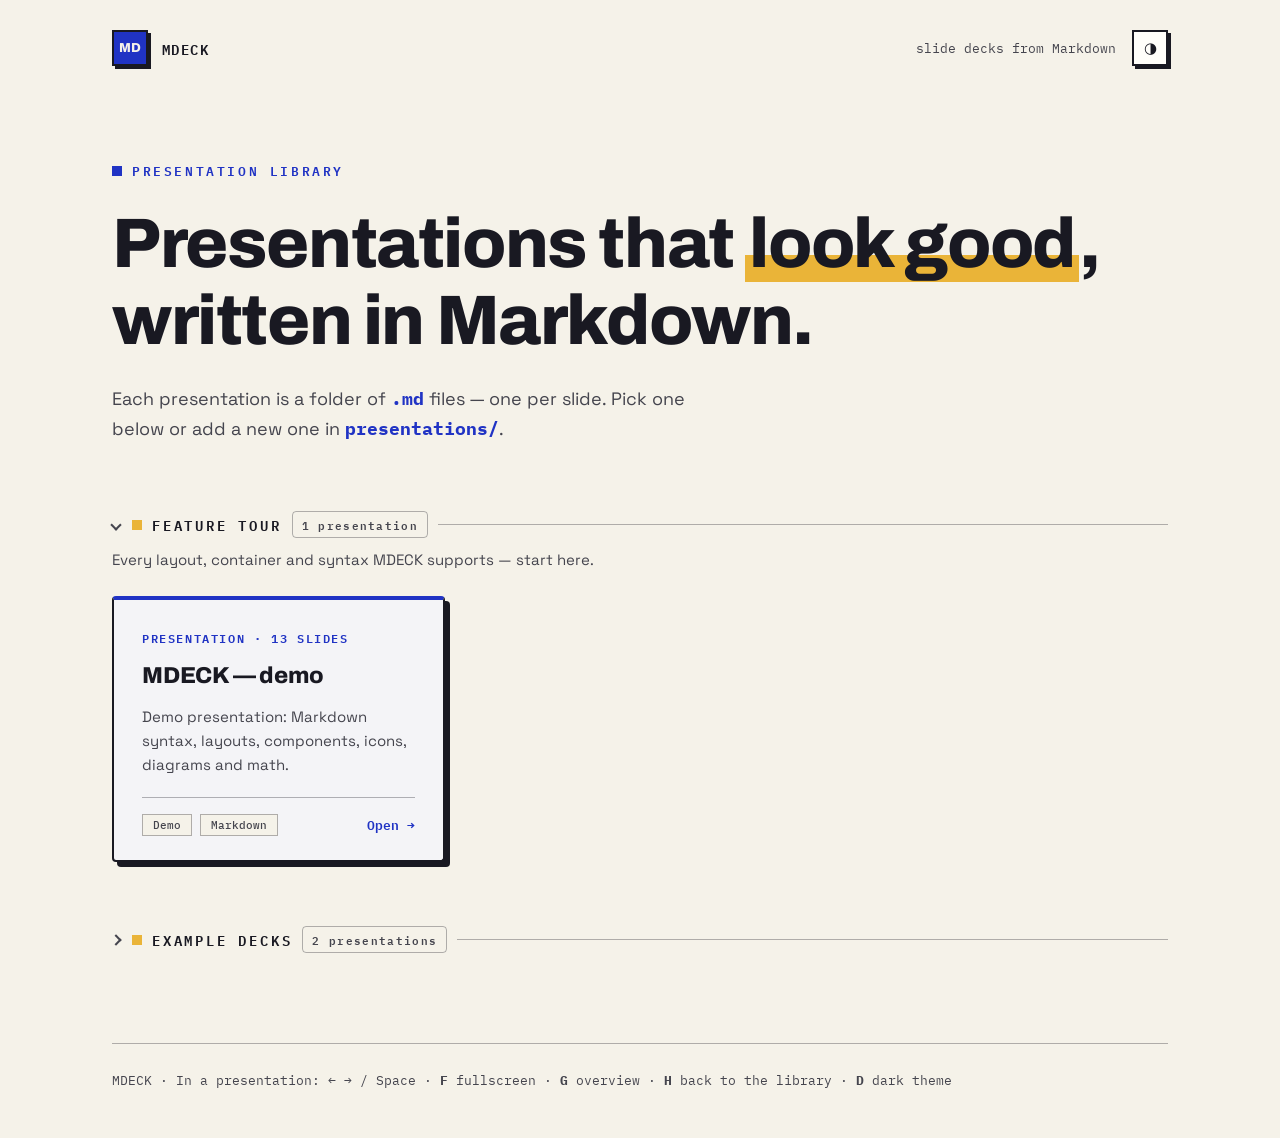
<file: index.html>
<!DOCTYPE html>
<html lang="en">
<head>
  <meta charset="UTF-8">
  <meta name="viewport" content="width=device-width, initial-scale=1.0">
  <title>MDECK — Markdown slide decks</title>
  <!-- Set the dark theme before first paint to avoid a flash. -->
  <script>
    try {
      const t = new URLSearchParams(location.search).get("theme") || localStorage.getItem("mdeck-theme");
      if (t === "dark") document.documentElement.classList.add("dark");
    } catch (e) {}
  </script>
</head>
<body>
  <div class="ambient"></div>

  <div class="wrap">
    <header class="site">
      <a class="brand" href="index.html"><span class="monogram">MD</span> MDECK</a>
      <span style="display:flex;align-items:center;gap:16px">
        <span class="hint">slide decks from Markdown</span>
        <button class="theme-btn" id="btn-theme" title="Dark/light theme (D)">&#9681;</button>
      </span>
    </header>

    <section class="hero">
      <div class="kicker">Presentation library</div>
      <h1>Presentations that <span class="hl">look good</span>,<br>written in Markdown.</h1>
      <p>Each presentation is a folder of <code style="font-family:var(--mono);color:var(--primary);font-weight:700">.md</code> files — one per slide. Pick one below or add a new one in <code style="font-family:var(--mono);color:var(--primary);font-weight:700">presentations/</code>.</p>
    </section>

    <main id="decks" class="decks"></main>

    <footer class="site">
      MDECK &middot; In a presentation: &larr; &rarr; / Space &middot; <b>F</b> fullscreen &middot; <b>G</b> overview &middot; <b>H</b> back to the library &middot; <b>D</b> dark theme
    </footer>
  </div>

  <script src="assets/mdeck.js"></script>
</body>
</html>
</file>
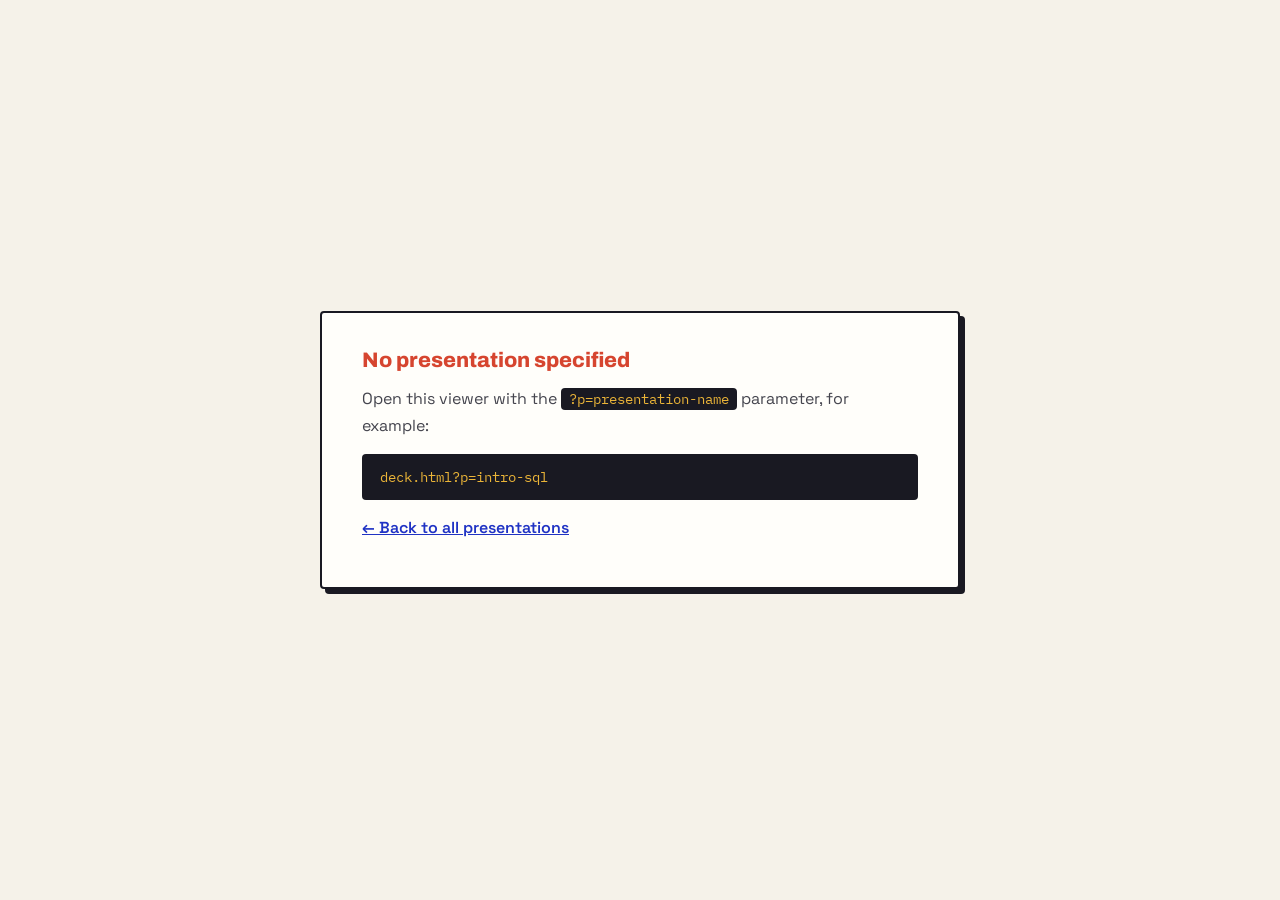
<file: deck.html>
<!DOCTYPE html>
<html lang="en">
<head>
  <meta charset="UTF-8">
  <meta name="viewport" content="width=device-width, initial-scale=1.0">
  <title>Presentation</title>
  <!-- Set the dark theme before first paint to avoid a flash. -->
  <script>
    try {
      const t = new URLSearchParams(location.search).get("theme") || localStorage.getItem("mdeck-theme");
      if (t === "dark") document.documentElement.classList.add("dark");
    } catch (e) {}
  </script>
</head>
<body>
  <!-- The engine injects styles, loads its dependencies and builds the
       viewer chrome. This single script is all a deck page needs. -->
  <script src="assets/mdeck.js"></script>
</body>
</html>
</file>
